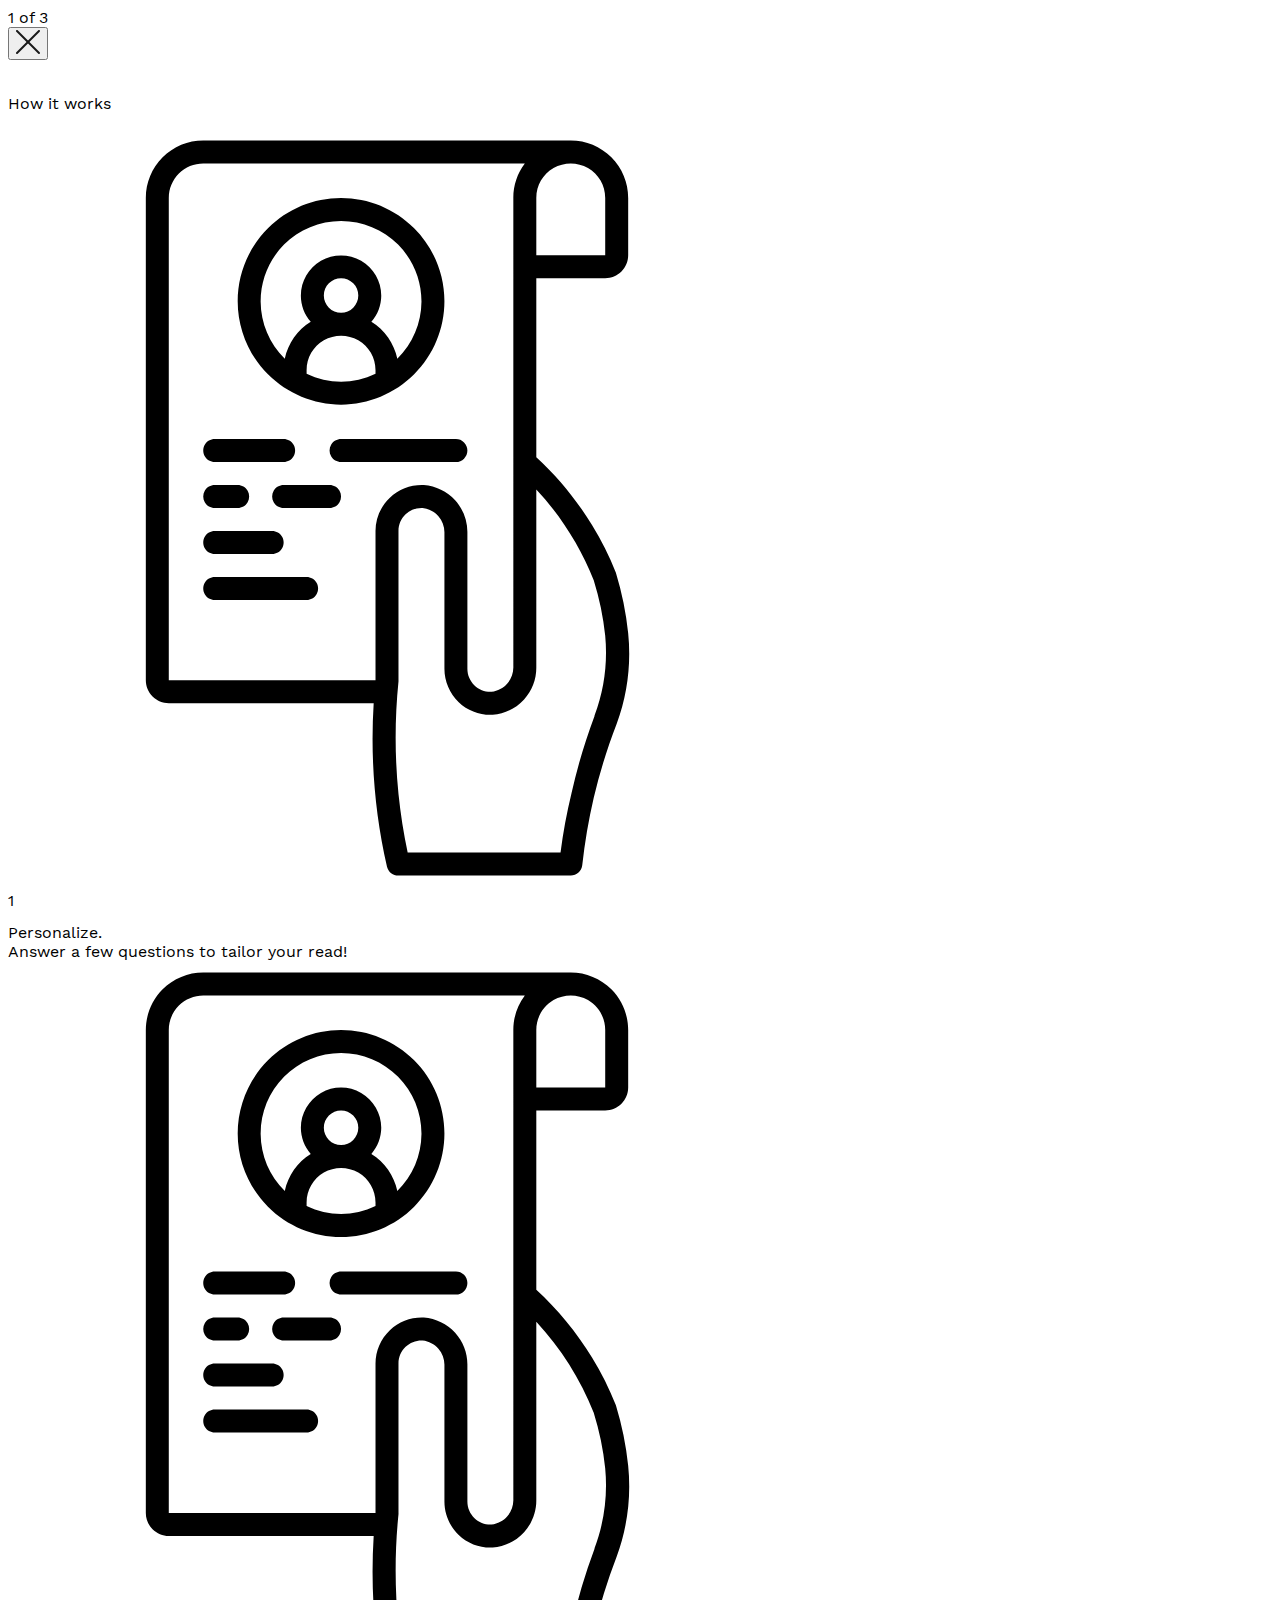
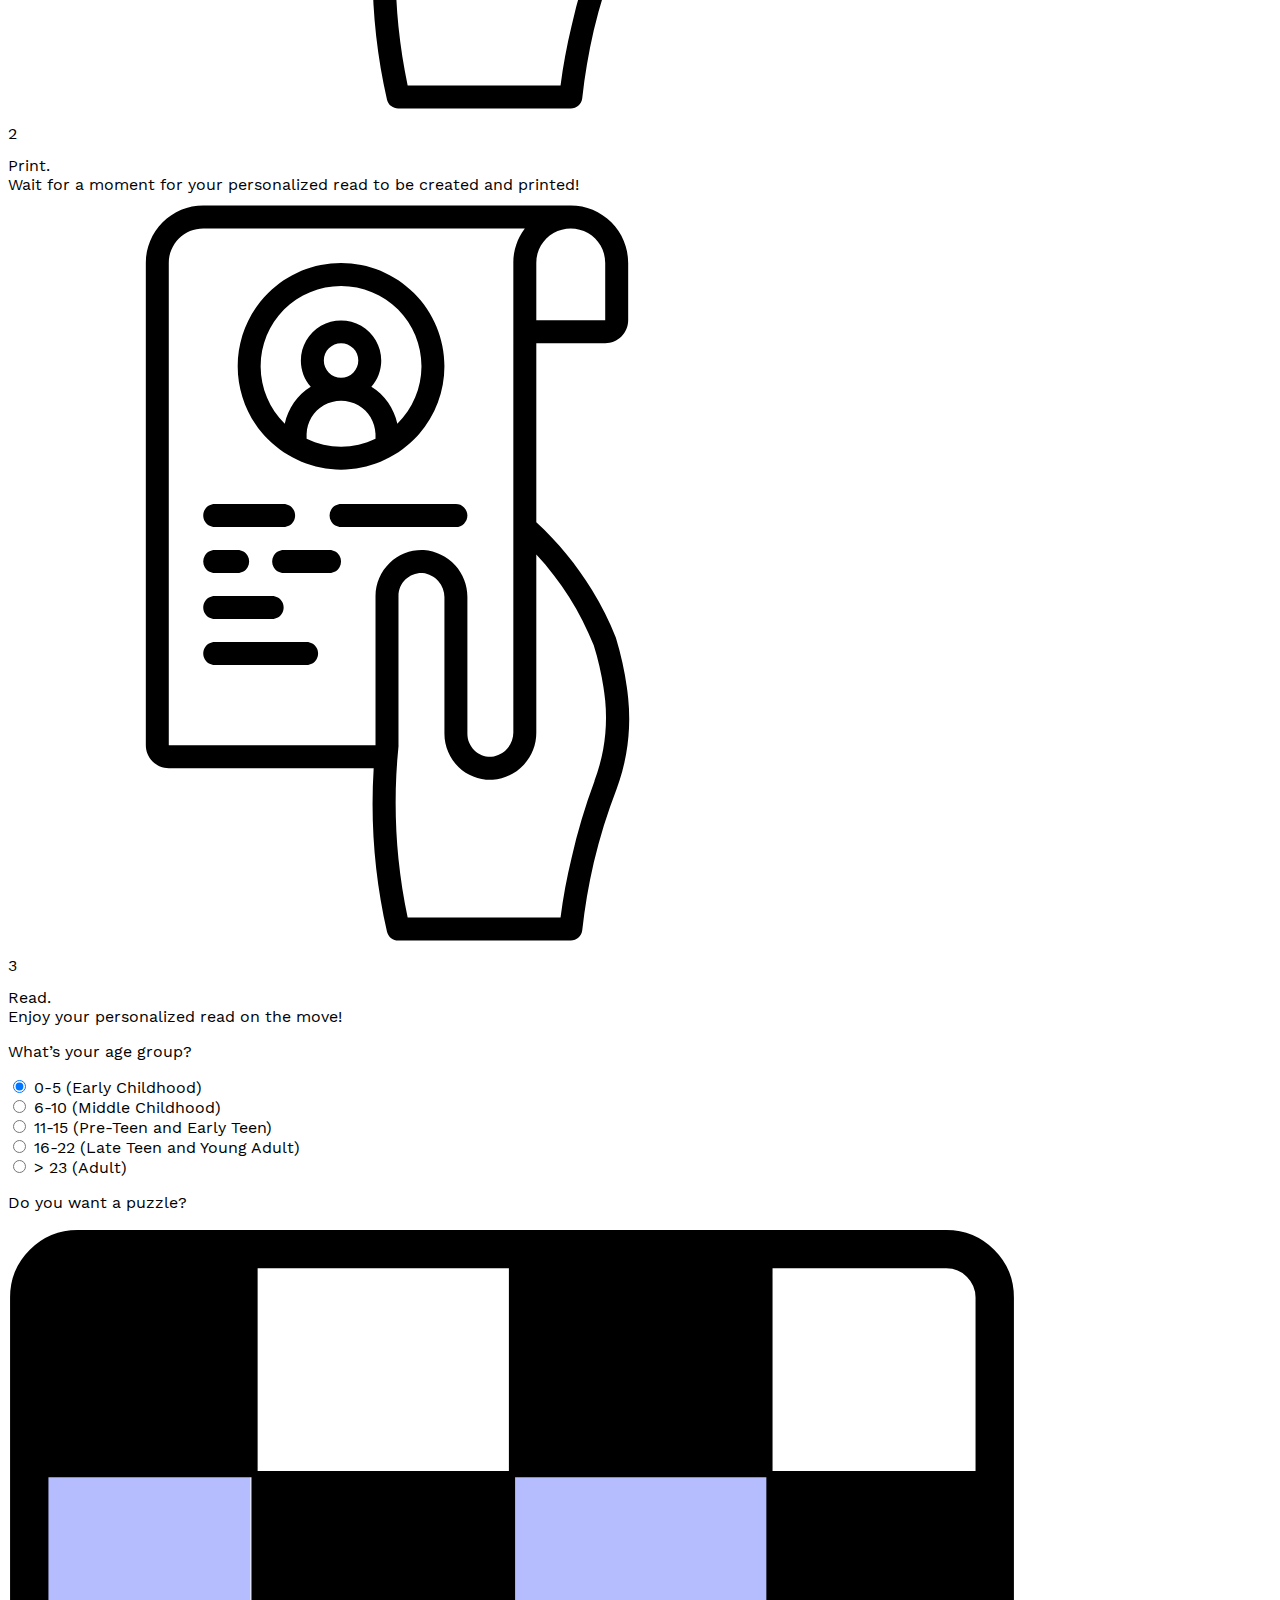
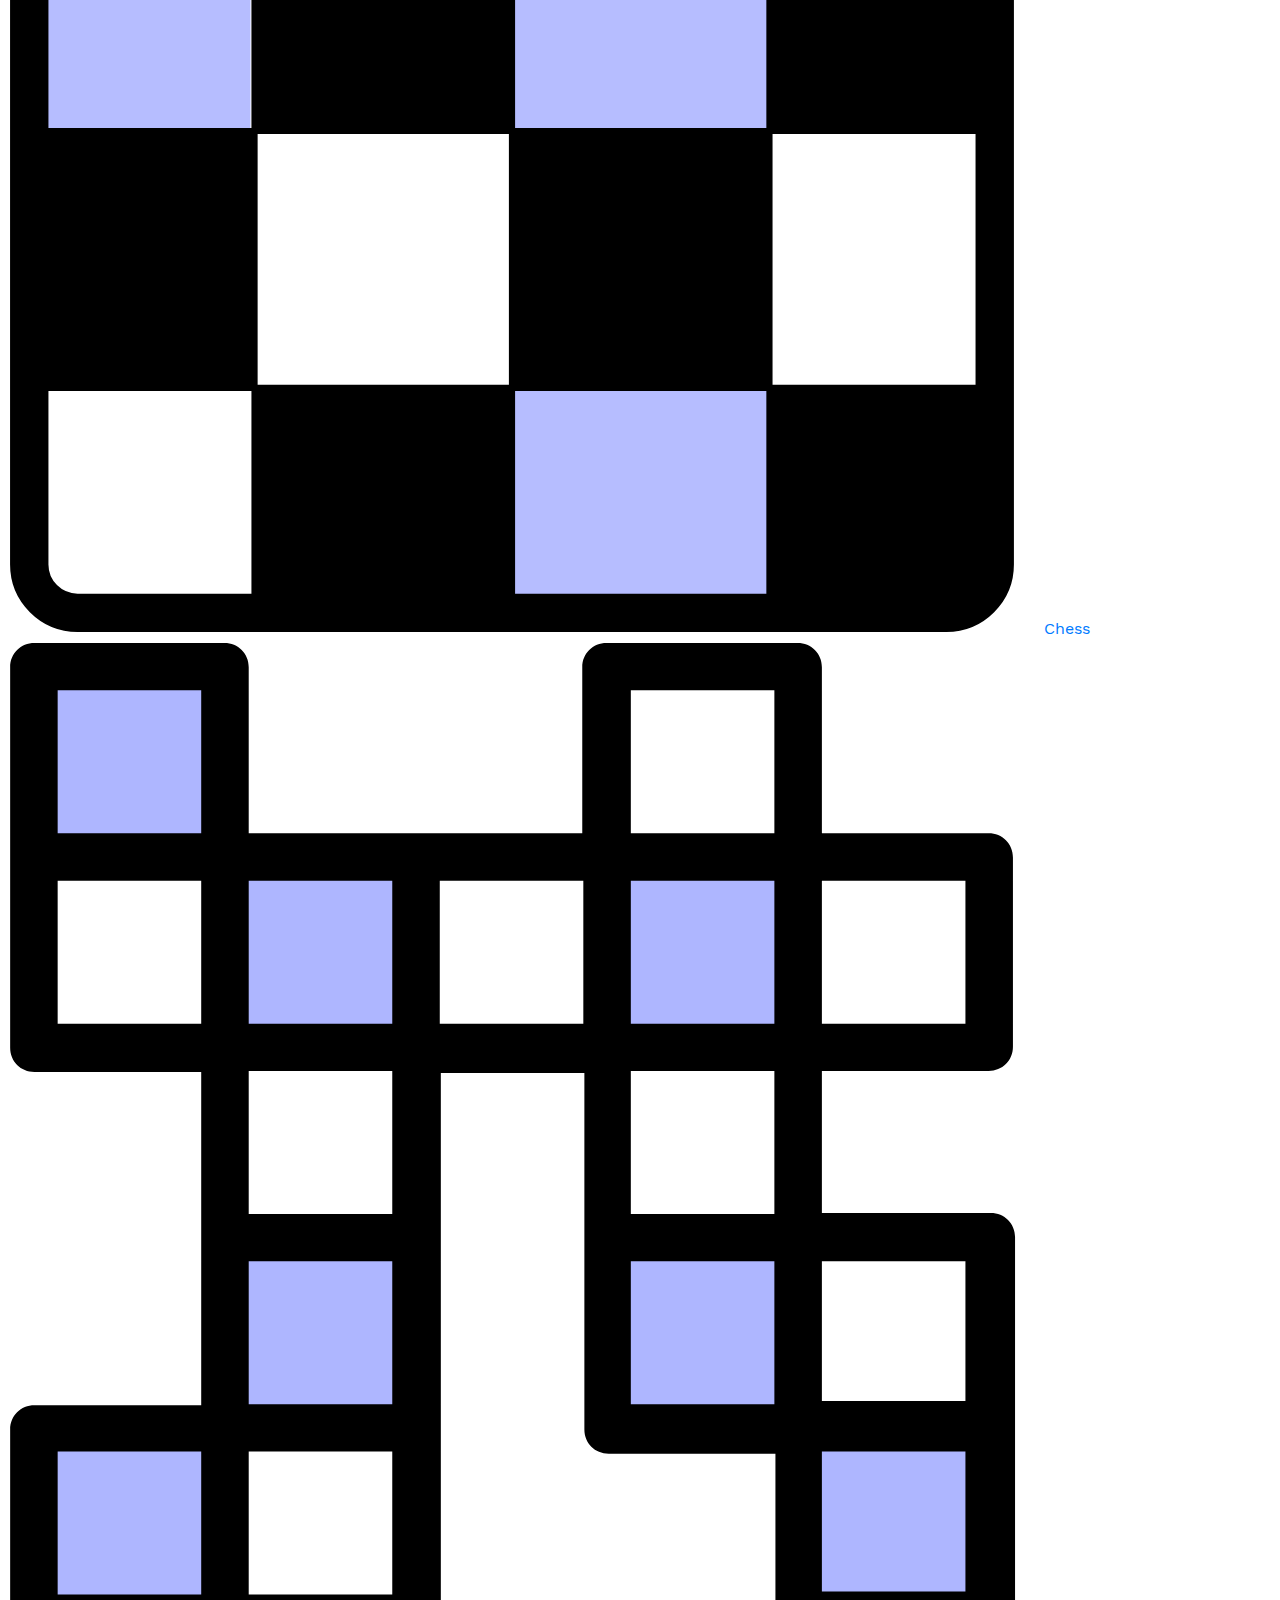
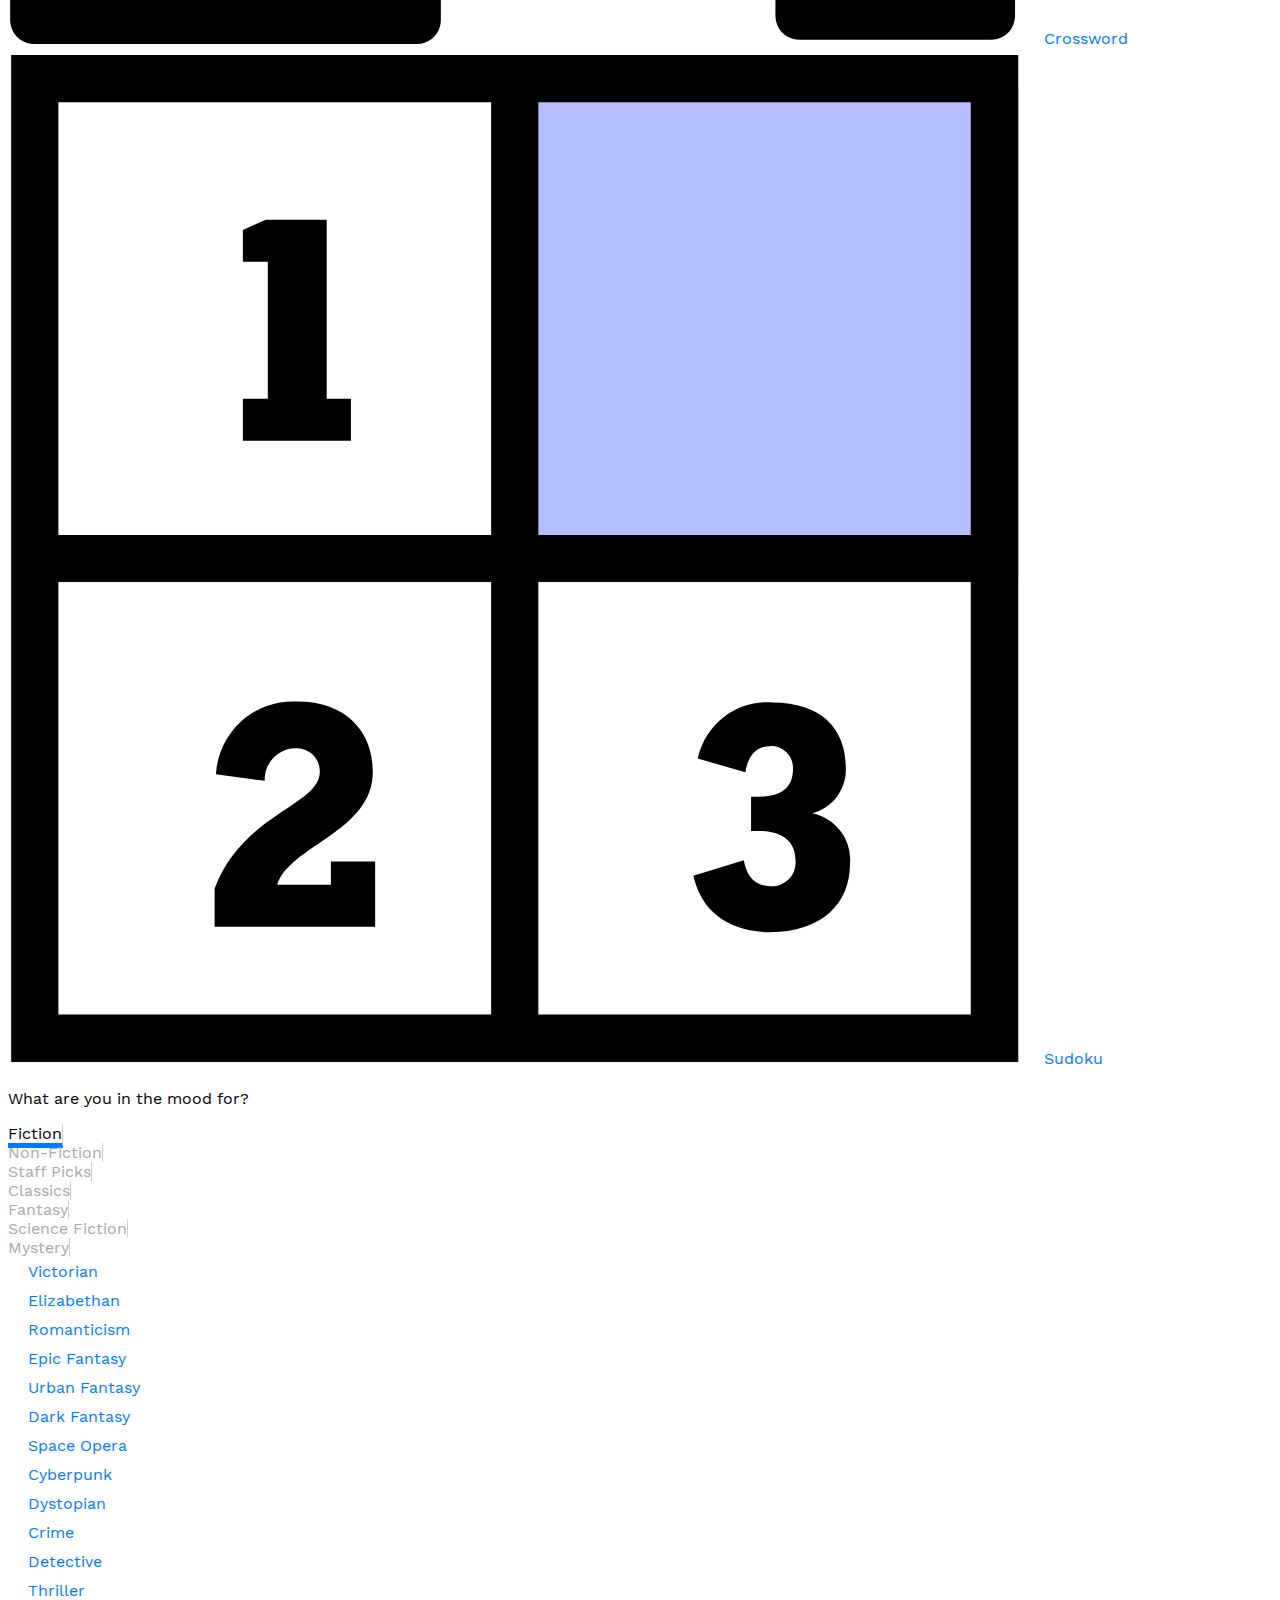
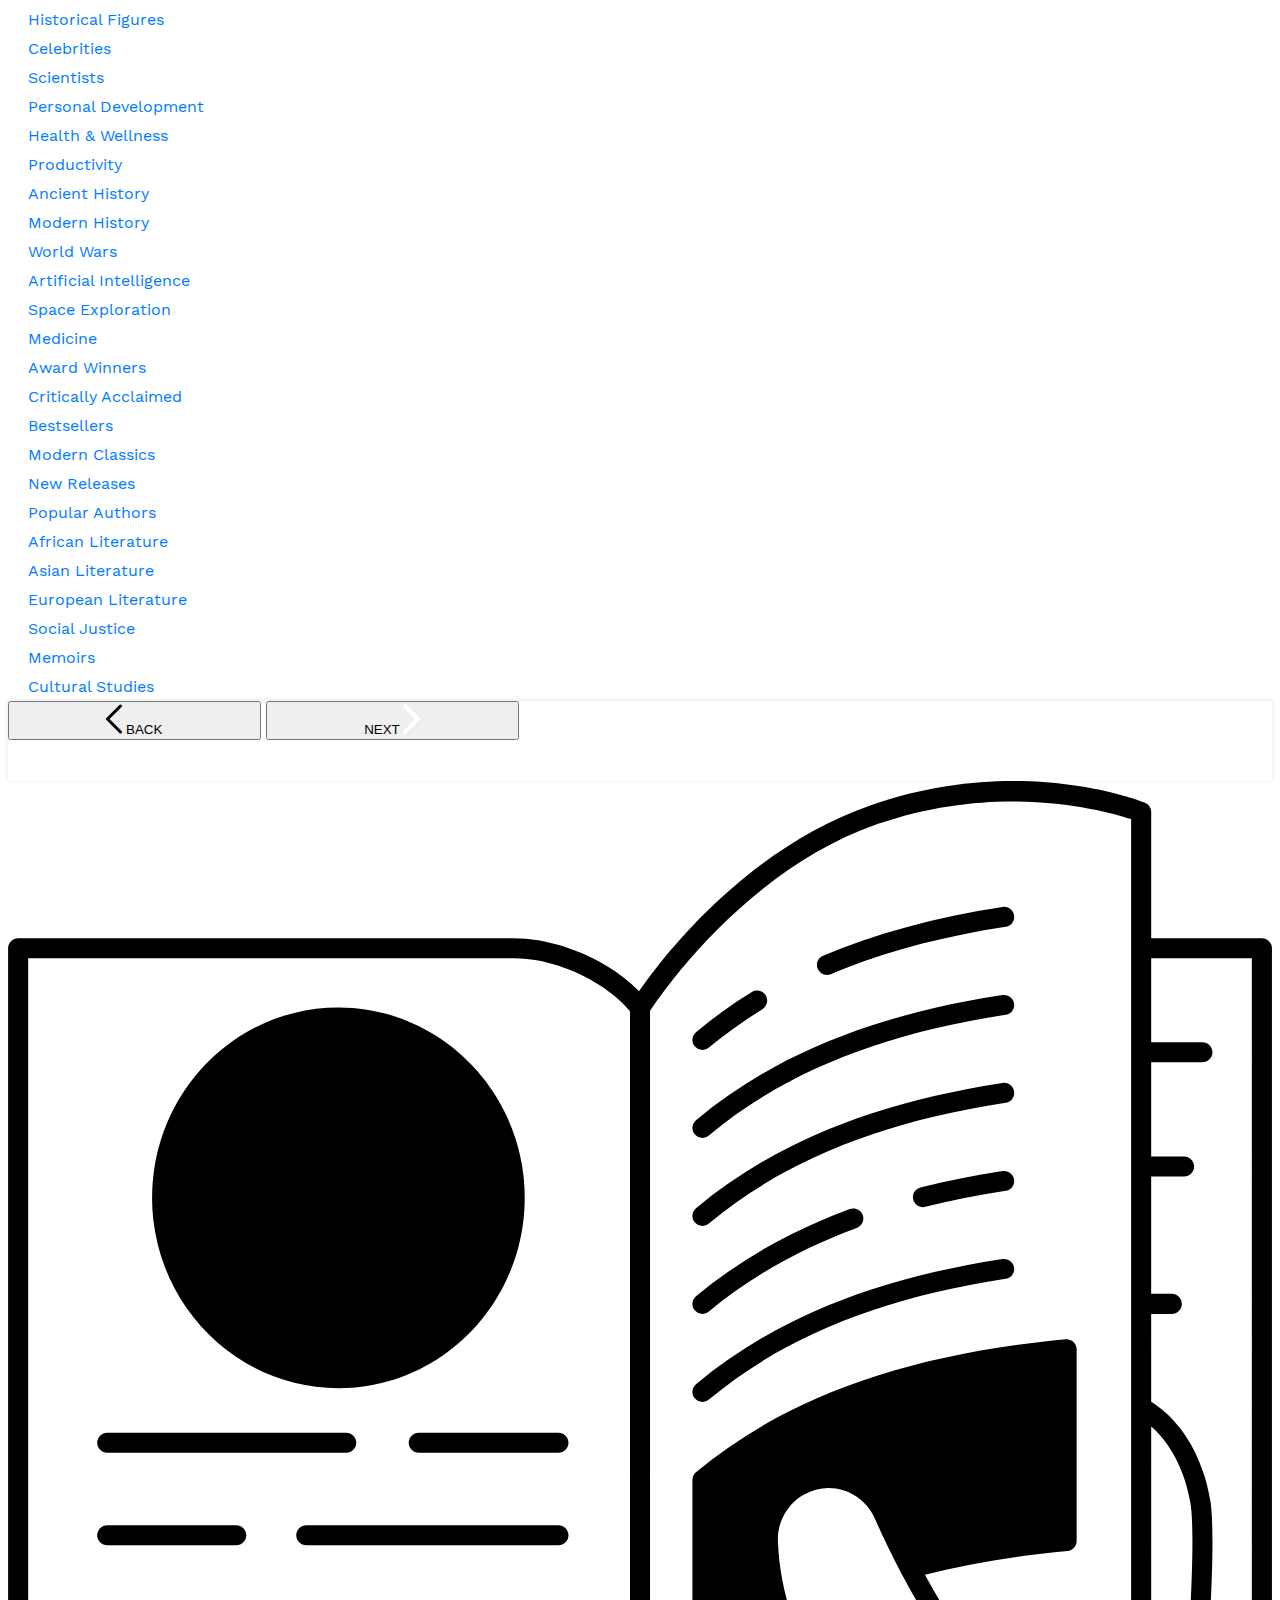
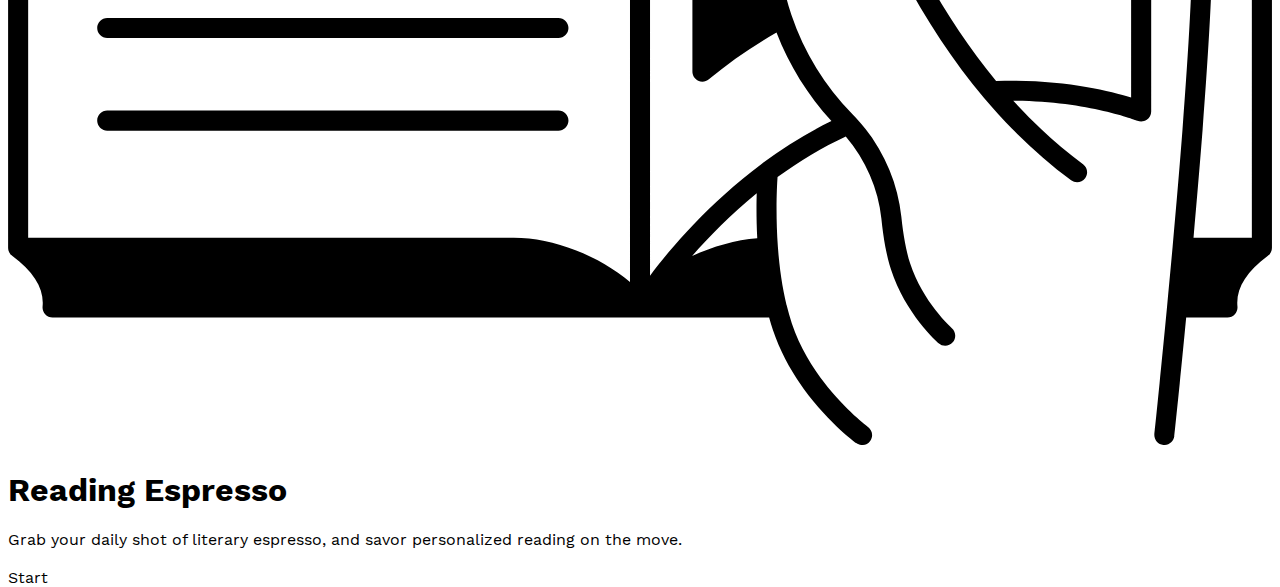
<file: index.html>
<!DOCTYPE html>
<html lang="en">
  <head>
    <meta charset="UTF-8" />
    <meta name="viewport" content="width=device-width, initial-scale=1.0" />
    <title>Reading Espresso</title>
    <!-- Bootstrap CSS -->
    <link
      href="https://cdn.jsdelivr.net/npm/bootstrap@5.3.2/dist/css/bootstrap.min.css"
      rel="stylesheet"
      integrity="sha384-T3c6CoIi6uLrA9TneNEoa7RxnatzjcDSCmG1MXxSR1GAsXEV/Dwwykc2MPK8M2HN"
      crossorigin="anonymous"
    />

    <link rel="stylesheet" href="style.css" />
  </head>
  <body class="font-primary">
    <!-- <input type="text" id="barcodeInput" class="barcode-input" /> -->
    <!-- Custom Page -->
    <div id="customScreen" class="d-flex flex-column d-none">
      <!-- Progress Bar -->
      <div
        class="d-flex justify-content-center align-items-center border-bottom px-lg-4 position-relative"
        style="height: 70px"
      >
        <div
          id="progressBar"
          class="border-bottom border-4 border-primary h-100 d-flex align-items-center position-absolute start-0"
          style="width: 10%"
        ></div>

        <div id="pagination" class="align-self-center display-7 fw-semibold">
          1 of 3
        </div>

        <!-- <div class="px-4">
      <img src="img/icon_exit.svg" alt="" />
    </div> -->
        <button id="exitBttn" class="btn position-absolute end-0">
          <img src="img/icon_exit.svg" alt="" />
        </button>
      </div>

      <!-- Content -->
      <div class="container">
        <!-- Onboarding-->
        <div
          id="page1"
          class="d-none d-flex flex-column align-items-center px-4 px-lg-5 m-1 m-lg-5"
        >
          <p class="display-4 fw-bold my-5 py-3">How it works</p>

          <div class="row">
            <div class="col-md-4 mb-5">
              <div class="d-flex flex-column align-items-center">
                <img
                  class="mb-2 mb-md-4"
                  src="img/step_read.svg"
                  style="width: 60%"
                  alt=""
                />

                <div class="row">
                  <div class="col-2">
                    <div
                      class="d-flex justify-content-center align-items-center rounded-circle bg-primary text-white fw-bold"
                      style="height: 2rem; aspect-ratio: 1 / 1"
                    >
                      1
                    </div>
                  </div>
                  <div class="col-10">
                    <div class="lead fw-bold">Personalize.</div>
                    <div class="lead">
                      Answer a few questions to tailor your read!
                    </div>
                  </div>
                </div>
              </div>
            </div>

            <div class="col-md-4 mb-5">
              <div class="d-flex flex-column align-items-center">
                <img
                  class="mb-2 mb-md-4"
                  src="img/step_read.svg"
                  style="width: 60%"
                  alt=""
                />

                <div class="row">
                  <div class="col-2">
                    <div
                      class="d-flex justify-content-center align-items-center rounded-circle bg-primary text-white fw-bold"
                      style="height: 2rem; aspect-ratio: 1 / 1"
                    >
                      2
                    </div>
                  </div>
                  <div class="col-10">
                    <div class="lead fw-bold">Print.</div>
                    <div class="lead">
                      Wait for a moment for your personalized read to be created
                      and printed!
                    </div>
                  </div>
                </div>
              </div>
            </div>

            <div class="col-md-4 mb-5">
              <div class="d-flex flex-column align-items-center">
                <img
                  class="mb-2 mb-md-4"
                  src="img/step_read.svg"
                  style="width: 60%"
                  alt=""
                />

                <div class="row">
                  <div class="col-2">
                    <div
                      class="d-flex justify-content-center align-items-center rounded-circle bg-primary text-white fw-bold"
                      style="height: 2rem; aspect-ratio: 1 / 1"
                    >
                      3
                    </div>
                  </div>
                  <div class="col-10">
                    <div class="lead fw-bold">Read.</div>
                    <div class="lead">
                      Enjoy your personalized read on the move!
                    </div>
                  </div>
                </div>
              </div>
            </div>
          </div>
        </div>

        <!-- Age Group-->

        <div
          id="page2"
          class="d-none d-flex flex-column align-items-center px-4 px-lg-5 m-lg-5"
        >
          <p class="display-4 fw-bold my-5 py-3">What’s your age group?</p>

          <div class="d-flex flex-column mb-5">
            <div
              class="btn-group d-flex flex-column"
              role="group"
              aria-label="Basic radio toggle button group"
            >
              <div class="mb-2">
                <input
                  type="radio"
                  class="btn-check"
                  name="btnradio"
                  id="btnradio1"
                  autocomplete="off"
                  checked
                />
                <label
                  class="btn btn-outline-primary rounded-pill text-start px-4"
                  style="width: 100%"
                  for="btnradio1"
                  >0-5 (Early Childhood)</label
                >
              </div>

              <div class="mb-2">
                <input
                  type="radio"
                  class="btn-check"
                  name="btnradio"
                  id="btnradio2"
                  autocomplete="off"
                />
                <label
                  class="btn btn-outline-primary rounded-pill text-start px-4"
                  style="width: 100%"
                  for="btnradio2"
                >
                  6-10 (Middle Childhood)</label
                >
              </div>

              <div class="mb-2">
                <input
                  type="radio"
                  class="btn-check"
                  name="btnradio"
                  id="btnradio3"
                  autocomplete="off"
                />
                <label
                  class="btn btn-outline-primary rounded-pill text-start px-4"
                  style="width: 100%"
                  for="btnradio3"
                  >11-15 (Pre-Teen and Early Teen)</label
                >
              </div>

              <div class="mb-2">
                <input
                  type="radio"
                  class="btn-check"
                  name="btnradio"
                  id="btnradio4"
                  autocomplete="off"
                />
                <label
                  class="btn btn-outline-primary rounded-pill text-start px-4"
                  style="width: 100%"
                  for="btnradio4"
                  >16-22 (Late Teen and Young Adult)</label
                >
              </div>

              <div class="mb-2">
                <input
                  type="radio"
                  class="btn-check"
                  name="btnradio"
                  id="btnradio5"
                  autocomplete="off"
                />
                <label
                  class="btn btn-outline-primary rounded-pill text-start px-4"
                  style="width: 100%"
                  for="btnradio5"
                  >> 23 (Adult)</label
                >
              </div>
            </div>
          </div>
        </div>

        <!-- Puzzle -->
        <div
          id="page4"
          class="d-none d-flex flex-column align-items-center px-4 px-lg-5 m-lg-5"
        >
          <p class="display-4 fw-bold my-5 py-3">Do you want a puzzle?</p>

          <form id="checkbox-puzzle">
            <div class="d-flex flex-wrap justify-content-center">
              <div class="d-flex flex-column align-items-center m-5">
                <img
                  class="mb-4"
                  style="width: 80%"
                  src="img/icon_puzzle_chess.svg"
                  alt=""
                />
                <input
                  class="checkbox-input"
                  type="checkbox"
                  value="Chess"
                  id="option1"
                />
                <label
                  class="checkbox-label border border-primary"
                  for="option1"
                >
                  Chess
                </label>
              </div>
              <div class="d-flex flex-column align-items-center m-5">
                <img
                  class="mb-4"
                  style="width: 80%"
                  src="img/icon_puzzle_crossword.svg"
                  alt=""
                />
                <input
                  class="checkbox-input"
                  type="checkbox"
                  value="Crossword"
                  id="option2"
                />
                <label
                  class="checkbox-label border border-primary"
                  for="option2"
                >
                  Crossword
                </label>
              </div>
              <div class="d-flex flex-column align-items-center m-5">
                <img
                  class="mb-4"
                  style="width: 80%"
                  src="img/icon_puzzle_sudoku.svg"
                  alt=""
                />
                <input
                  class="checkbox-input"
                  type="checkbox"
                  value="Sudoku"
                  id="option3"
                />
                <label
                  class="checkbox-label border border-primary"
                  for="option3"
                >
                  Sudoku
                </label>
              </div>
              <!-- Add more checkboxes as needed -->
            </div>
          </form>
        </div>

        <!-- Themes & Genre -->
        <div
          id="page3"
          class="d-none d-flex flex-column align-items-center px-4 px-lg-5 m-lg-5"
        >
          <p class="display-4 fw-bold my-5 py-3">
            What are you in the mood for?
          </p>

          <!-- Categories Groups -->
          <div
            id="categoriesContainer"
            class="tab-group d-flex flex-wrap align-items-end h4"
            role="group"
            aria-label="Radio toggle tab group"
          >
            <!-- <div>
              <input
                type="radio"
                class="tab-check"
                name="tab-genre"
                id="tab-genre1"
                autocomplete="off"
                checked
              />
              <label
                class="tab tab-horizontal text-end px-4 py-2"
                style="width: 100%"
                for="tab-genre1"
                >Fiction</label
              >
            </div>

            <div>
              <input
                type="radio"
                class="tab-check"
                name="tab-genre"
                id="tab-genre2"
                autocomplete="off"
              />
              <label
                class="tab tab-horizontal text-end px-4 py-2"
                style="width: 100%"
                for="tab-genre2"
                >Non-fiction</label
              >
            </div>

            <div>
              <input
                type="radio"
                class="tab-check"
                name="tab-genre"
                id="tab-genre3"
                autocomplete="off"
              />
              <label
                class="tab tab-horizontal text-end px-4 py-2"
                style="width: 100%"
                for="tab-genre3"
                >Staff Picks</label
              >
            </div> -->
          </div>

          <!-- Subcategories -->
          <div
            id="subcategoriesContainer"
            class="tab-group d-flex flex-wrap align-items-end h6 mb-4"
            role="group"
            aria-label="radio toggle tab group"
          >
            <div>
              <input
                type="radio"
                class="tab-check"
                name="tab-genre1"
                id="tab-genre1-1"
                autocomplete="off"
                checked
              />
              <label
                class="tab text-end px-4 py-2"
                style="width: 100%"
                for="tab-genre1-1"
                >Classics</label
              >
            </div>

            <div>
              <input
                type="radio"
                class="tab-check"
                name="tab-genre1"
                id="tab-genre1-2"
                autocomplete="off"
              />
              <label
                class="tab text-end px-4 py-2"
                style="width: 100%"
                for="tab-genre1-2"
              >
                Fantasy</label
              >
            </div>

            <div>
              <input
                type="radio"
                class="tab-check"
                name="tab-genre1"
                id="tab-genre1-3"
                autocomplete="off"
              />
              <label
                class="tab text-end px-4 py-2"
                style="width: 100%"
                for="tab-genre1-3"
                >Science Fiction</label
              >
            </div>

            <div>
              <input
                type="radio"
                class="tab-check"
                name="tab-genre1"
                id="tab-genre1-4"
                autocomplete="off"
              />
              <label
                class="tab text-end px-4 py-2"
                style="width: 100%"
                for="tab-genre1-4"
                >Mystery</label
              >
            </div>
          </div>

          <!-- Tags -->
          <form id="checkbox-tags">
            <div id="tagContainer" class="d-flex flex-wrap mx-1 mx-lg-5">
              <div class="m-2">
                <input
                  class="checkbox-input"
                  type="checkbox"
                  value="Chess"
                  id="tag1"
                />
                <label class="checkbox-label border border-primary" for="tag1">
                  Victorian
                </label>
              </div>

              <div class="m-2">
                <input
                  class="checkbox-input"
                  type="checkbox"
                  value="Chess"
                  id="tag2"
                />
                <label class="checkbox-label border border-primary" for="tag2">
                  Elizabethan
                </label>
              </div>

              <div class="m-2">
                <input
                  class="checkbox-input"
                  type="checkbox"
                  value="Chess"
                  id="tag3"
                />
                <label class="checkbox-label border border-primary" for="tag3">
                  Romanticism
                </label>
              </div>

              <!-- Add more checkboxes as needed -->
            </div>
          </form>
        </div>

        <!-- Empty Space -->
        <div class="my-5 py-5"></div>
      </div>

      <!-- Nav Bar -->
      <div
        class="d-flex justify-content-center up-shadow fixed-bottom bg-white"
        style="height: 80px"
      >
        <button
          id="backBttn"
          class="btn btn-outline-dark m-3 fw-semibold fs-5 rounded-0 d-flex justify-content-center align-items-center"
          style="width: 20%"
        >
          <img
            class="me-1 me-lg-4"
            src="img/arrow_left.svg"
            style="height: 50%"
          />
          BACK
        </button>
        <button
          id="nextBttn"
          class="btn btn-primary m-3 fw-semibold fs-5 rounded-0 d-flex justify-content-center align-items-center"
          style="width: 20%"
        >
          NEXT
          <img
            class="ms-1 ms-lg-4"
            src="img/arrow_right.svg"
            style="height: 50%"
          />
        </button>
      </div>
    </div>

    <!-- Attract Screen -->
    <div id="page0" class="container">
      <div
        class="d-flex flex-column justify-content-center px-2 px-lg-5"
        style="height: 100vh"
      >
        <div class="row g-5 align-items-center">
          <div class="col-md-6 pe-lg-5">
            <img src="img/img_read.svg" style="width: 100%" alt="" />
          </div>

          <div class="col-md-6 ps-lg-5">
            <h1 class="display-1 fw-bold mb-3">Reading Espresso</h1>
            <p class="lead fw-normal mb-4 pb-lg-4">
              Grab your daily shot of literary espresso, and savor personalized
              reading on the move.
            </p>

            <a
              class="btn btn-primary btn-lg rounded-pill d-inline-block py-2 px-4"
              role="button"
              id="startBttn"
            >
              Start
              <img
                src="img/arrow_right.svg"
                style="height: 15px; padding-bottom: 3px"
              />
            </a>
          </div>
        </div>
      </div>
    </div>

    <!--jQuery and Bootstrap Bundle (includes Popper) -->
    <script src="https://code.jquery.com/jquery-3.3.1.slim.min.js"></script>
    <script
      src="https://cdn.jsdelivr.net/npm/@popperjs/core@2.11.8/dist/umd/popper.min.js"
      integrity="sha384-I7E8VVD/ismYTF4hNIPjVp/Zjvgyol6VFvRkX/vR+Vc4jQkC+hVqc2pM8ODewa9r"
      crossorigin="anonymous"
    ></script>
    <script
      src="https://cdn.jsdelivr.net/npm/bootstrap@5.3.2/dist/js/bootstrap.min.js"
      integrity="sha384-BBtl+eGJRgqQAUMxJ7pMwbEyER4l1g+O15P+16Ep7Q9Q+zqX6gSbd85u4mG4QzX+"
      crossorigin="anonymous"
    ></script>
    <script src="js/customize.js"></script>
  </body>
</html>
</file>
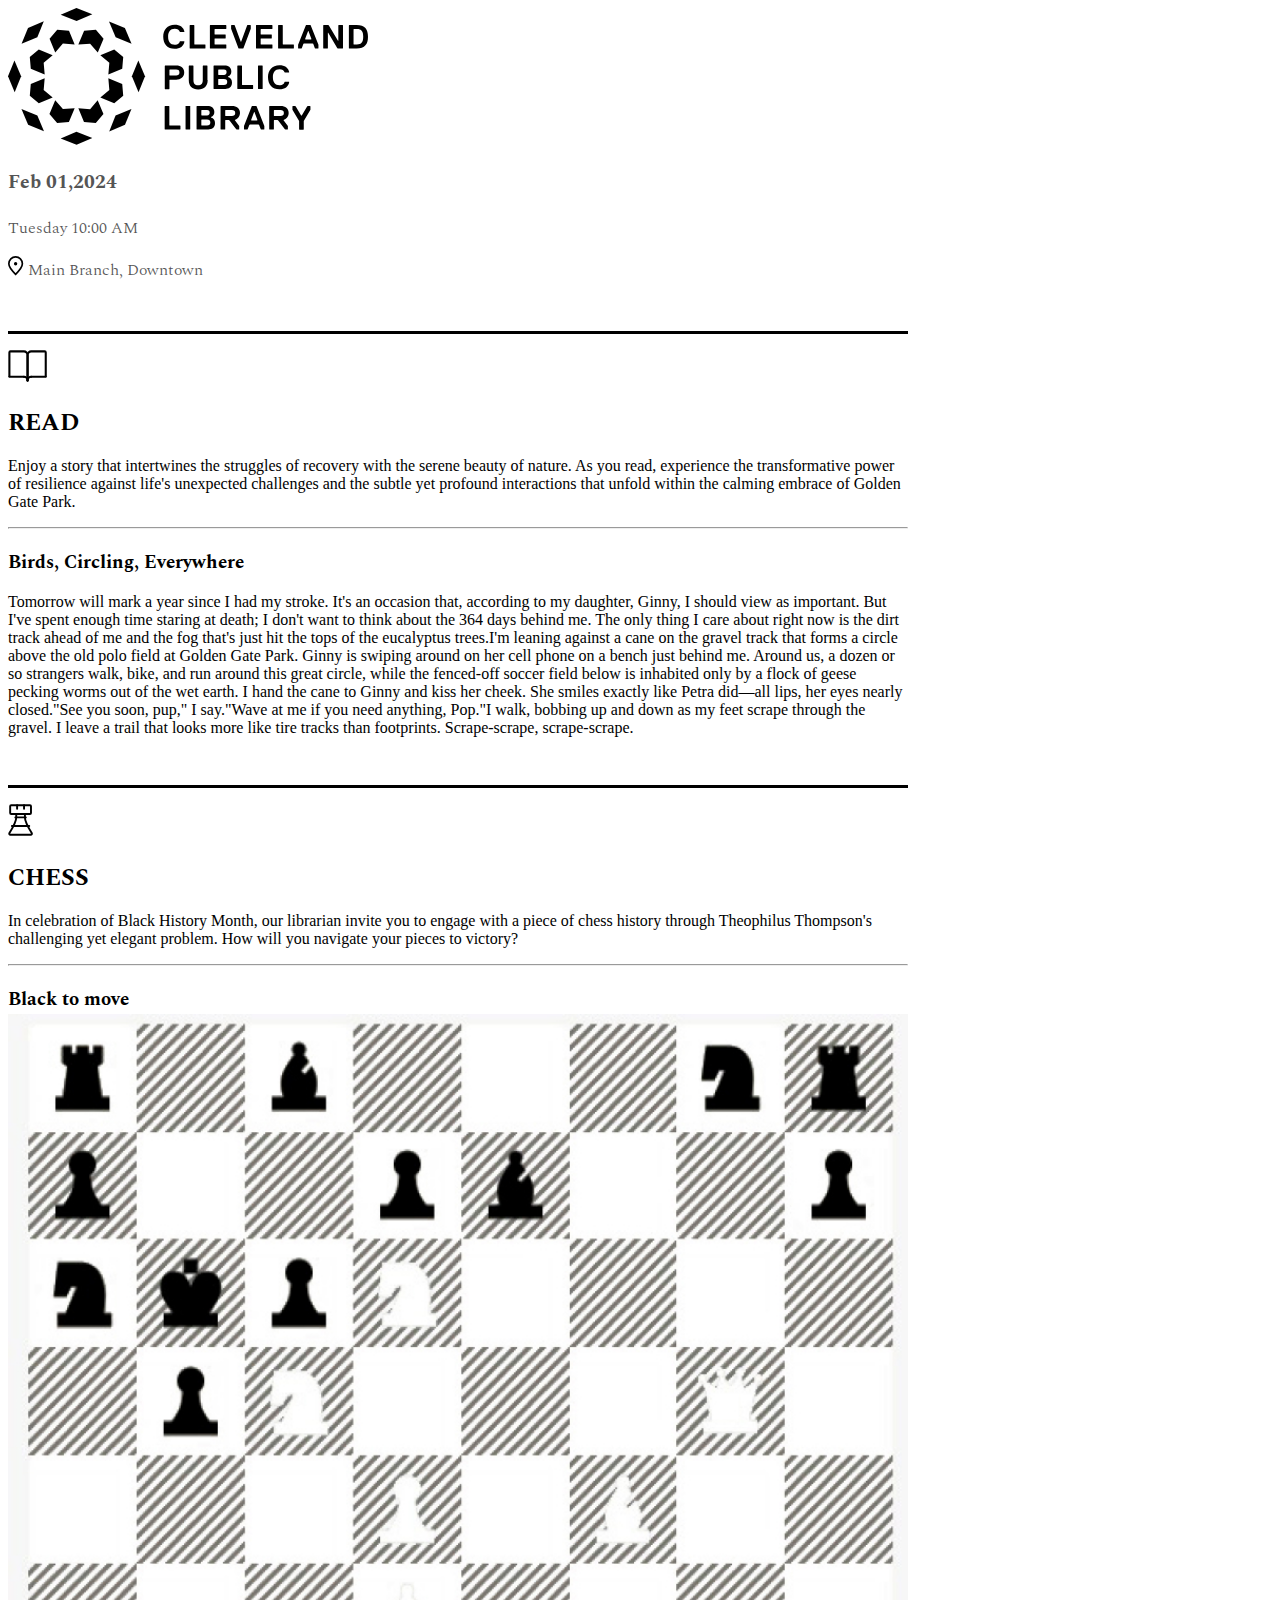
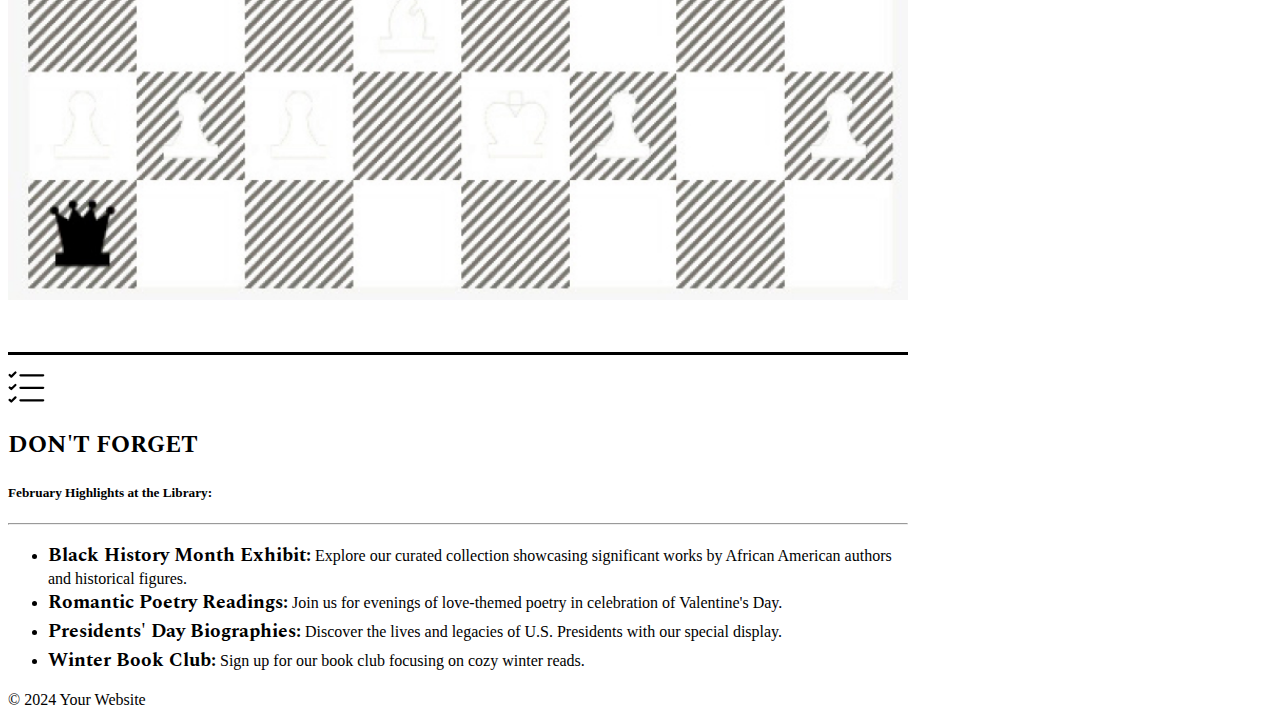
<file: receipt.html>
<!DOCTYPE html>
<html lang="en">
  <head>
    <meta charset="UTF-8" />
    <meta name="viewport" content="width=device-width, initial-scale=1.0" />
    <title>Your Website Title</title>
    <link
      href="https://cdn.jsdelivr.net/npm/bootstrap@5.3.2/dist/css/bootstrap.min.css"
      rel="stylesheet"
      integrity="sha384-T3c6CoIi6uLrA9TneNEoa7RxnatzjcDSCmG1MXxSR1GAsXEV/Dwwykc2MPK8M2HN"
      crossorigin="anonymous"
    />
    <link rel="stylesheet" href="style.css" />
  </head>
  <body>
    <div class="container" style="max-width: 900px">
      <!-- Foreword Section -->
      <section class="mt-4">
        <div class="d-flex flex-wrap justify-content-between">
          <img class="logo" src="img/logo_cpl.svg" alt="CPL Logo" />

          <div class="d-flex flex-column align-items-end">
            <!-- Added container for alignment -->
            <p
              style="
                font-family: 'Spectral';
                font-weight: 700;
                font-size: larger;
                color: #555;
              "
            >
              Feb 01,2024
            </p>
            <p
              style="
                font-family: 'Spectral';
                font-weight: 300;
                font-size: normal;
                color: #555;
              "
            >
              Tuesday 10:00 AM
            </p>
            <p
              style="
                font-family: 'Spectral';
                font-weight: 300;
                font-size: normal;
                color: #555;
              "
            >
              <img
                class="icon"
                src="img/icon_location.svg"
                alt="Location Icon"
                style="height: 1.2em"
              />
              Main Branch, Downtown
            </p>
          </div>
        </div>
      </section>

      <!-- Read Section -->
      <section>
        <!-- Divider -->
        <div class="divider-thick"></div>

        <div class="row">
          <div class="col-12">
            <div class="d-flex align-items-center">
              <!-- SVG Icon -->
              <div class="me-3">
                <img
                  class="icon"
                  src="img/icon_open book.svg"
                  alt="Read Icon"
                />
              </div>
              <!-- Heading-->
              <div>
                <h2 class="section-title">READ</h2>
              </div>
            </div>

            <div>
              <p>
                Enjoy a story that intertwines the struggles of recovery with
                the serene beauty of nature. As you read, experience the
                transformative power of resilience against life's unexpected
                challenges and the subtle yet profound interactions that unfold
                within the calming embrace of Golden Gate Park.
              </p>
            </div>

            <!-- Divider -->
            <hr />

            <div>
              <h3 class="section-title">Birds, Circling, Everywhere</h3>
            </div>

            <div>
              <p>
                Tomorrow will mark a year since I had my stroke. It's an
                occasion that, according to my daughter, Ginny, I should view as
                important. But I've spent enough time staring at death; I don't
                want to think about the 364 days behind me. The only thing I
                care about right now is the dirt track ahead of me and the fog
                that's just hit the tops of the eucalyptus trees.I'm leaning
                against a cane on the gravel track that forms a circle above the
                old polo field at Golden Gate Park. Ginny is swiping around on
                her cell phone on a bench just behind me. Around us, a dozen or
                so strangers walk, bike, and run around this great circle, while
                the fenced-off soccer field below is inhabited only by a flock
                of geese pecking worms out of the wet earth. I hand the cane to
                Ginny and kiss her cheek. She smiles exactly like Petra did—all
                lips, her eyes nearly closed."See you soon, pup," I say."Wave at
                me if you need anything, Pop."I walk, bobbing up and down as my
                feet scrape through the gravel. I leave a trail that looks more
                like tire tracks than footprints. Scrape-scrape, scrape-scrape.
                <!-- The rest of your paragraph -->
              </p>
            </div>
          </div>
        </div>
      </section>

      <!-- Chess Section -->
      <section>
        <!-- Divider -->
        <div class="divider-thick"></div>

        <div class="row">
          <div class="col-12">
            <div class="d-flex align-items-center">
              <!-- SVG Icon -->
              <div class="me-3">
                <img class="icon" src="img/icon_chess.svg" alt="Read Icon" />
              </div>
              <!-- Heading-->
              <div>
                <h2 class="section-title">CHESS</h2>
              </div>
            </div>

            <div>
              <p>
                In celebration of Black History Month, our librarian invite you
                to engage with a piece of chess history through Theophilus
                Thompson's challenging yet elegant problem. How will you
                navigate your pieces to victory?
              </p>
            </div>

            <!-- Divider -->
            <hr />

            <div>
              <h3 class="section-title">Black to move</h3>
            </div>

            <div>
              <img src="img/chess.jpg" alt="Chess Problem" width="100%" />
            </div>
          </div>
        </div>
      </section>

      <!-- TODO Section -->
      <section>
        <!-- Divider -->
        <div class="divider-thick"></div>

        <div class="row">
          <div class="col-12">
            <div class="d-flex align-items-center">
              <!-- SVG Icon -->
              <div class="me-3">
                <img class="icon" src="img/icon_todo.svg" alt="Read Icon" />
              </div>
              <!-- Heading-->
              <div>
                <h2 class="section-title">DON'T FORGET</h2>
              </div>
            </div>

            <div>
              <p></p>
            </div>

            <div>
              <h5>February Highlights at the Library:</h5>
            </div>

            <div>
              <hr />
              <ul>
                <li class="mb-2">
                  <strong style="font-family: 'Spectral'; font-size: larger"
                    >Black History Month Exhibit:</strong
                  >
                  Explore our curated collection showcasing significant works by
                  African American authors and historical figures.
                </li>
                <li class="mb-2">
                  <strong style="font-family: 'Spectral'; font-size: larger"
                    >Romantic Poetry Readings:</strong
                  >
                  Join us for evenings of love-themed poetry in celebration of
                  Valentine's Day.
                </li>
                <li class="mb-2">
                  <strong style="font-family: 'Spectral'; font-size: larger"
                    >Presidents' Day Biographies:</strong
                  >
                  Discover the lives and legacies of U.S. Presidents with our
                  special display.
                </li>
                <li>
                  <strong style="font-family: 'Spectral'; font-size: larger"
                    >Winter Book Club:</strong
                  >
                  Sign up for our book club focusing on cozy winter reads.
                </li>
              </ul>
            </div>
          </div>
        </div>
      </section>

      <!-- Footer -->
      <footer>
        <p>&copy; 2024 Your Website</p>
      </footer>
    </div>

    <script src="https://code.jquery.com/jquery-3.3.1.slim.min.js"></script>
    <script
      src="https://cdn.jsdelivr.net/npm/@popperjs/core@2.11.8/dist/umd/popper.min.js"
      integrity="sha384-I7E8VVD/ismYTF4hNIPjVp/Zjvgyol6VFvRkX/vR+Vc4jQkC+hVqc2pM8ODewa9r"
      crossorigin="anonymous"
    ></script>
    <script
      src="https://cdn.jsdelivr.net/npm/bootstrap@5.3.2/dist/js/bootstrap.min.js"
      integrity="sha384-BBtl+eGJRgqQAUMxJ7pMwbEyER4l1g+O15P+16Ep7Q9Q+zqX6gSbd85u4mG4QzX+"
      crossorigin="anonymous"
    ></script>
  </body>
</html>
</file>
<file: style.css>
@media print {
  @page {
    size: portrait;
  }
}

/* Font */
@font-face {
  font-family: "Spectral";
  src: url("fonts/Spectral-Regular.ttf") format("truetype");
  font-weight: 400; /* Normal weight */
  font-style: normal;
}

@font-face {
  font-family: "Spectral";
  src: url("fonts/Spectral-Italic.ttf") format("truetype");
  font-weight: 400;
  font-style: italic;
}

@font-face {
  font-family: "Spectral";
  src: url("fonts/Spectral-Bold.ttf") format("truetype");
  font-weight: 700; /* Bold weight */
  font-style: normal;
}

@font-face {
  font-family: "Spectral";
  src: url("fonts/Spectral-BoldItalic.ttf") format("truetype");
  font-weight: 700;
  font-style: italic;
}

@font-face {
  font-family: "Spectral";
  src: url("fonts/Spectral-ExtraBold.ttf") format("truetype");
  font-weight: 800; /* Extra Bold weight */
  font-style: normal;
}

@font-face {
  font-family: "Spectral";
  src: url("fonts/Spectral-ExtraBoldItalic.ttf") format("truetype");
  font-weight: 800;
  font-style: italic;
}

@font-face {
  font-family: "Spectral";
  src: url("fonts/Spectral-ExtraLight.ttf") format("truetype");
  font-weight: 200; /* Extra Light weight */
  font-style: normal;
}

@font-face {
  font-family: "Spectral";
  src: url("fonts/Spectral-ExtraLightItalic.ttf") format("truetype");
  font-weight: 200;
  font-style: italic;
}

@font-face {
  font-family: "Spectral";
  src: url("fonts/Spectral-Light.ttf") format("truetype");
  font-weight: 300; /* Light weight */
  font-style: normal;
}

@font-face {
  font-family: "Spectral";
  src: url("fonts/Spectral-LightItalic.ttf") format("truetype");
  font-weight: 300;
  font-style: italic;
}

@font-face {
  font-family: "Spectral";
  src: url("fonts/Spectral-Medium.ttf") format("truetype");
  font-weight: 500; /* Medium weight */
  font-style: normal;
}

@font-face {
  font-family: "Spectral";
  src: url("fonts/Spectral-MediumItalic.ttf") format("truetype");
  font-weight: 500;
  font-style: italic;
}

@font-face {
  font-family: "Spectral";
  src: url("fonts/Spectral-SemiBold.ttf") format("truetype");
  font-weight: 600; /* Semi Bold weight */
  font-style: normal;
}

@font-face {
  font-family: "Spectral";
  src: url("fonts/Spectral-SemiBoldItalic.ttf") format("truetype");
  font-weight: 600;
  font-style: italic;
}

@font-face {
  font-family: "WorkSans";
  src: url("fonts/WorkSans-Black.ttf") format("truetype");
  font-weight: 900; /* Black weight */
  font-style: normal;
}

@font-face {
  font-family: "WorkSans";
  src: url("fonts/WorkSans-BlackItalic.ttf") format("truetype");
  font-weight: 900; /* Black weight */
  font-style: italic;
}

@font-face {
  font-family: "WorkSans";
  src: url("fonts/WorkSans-Bold.ttf") format("truetype");
  font-weight: 700; /* Bold weight */
  font-style: normal;
}

@font-face {
  font-family: "WorkSans";
  src: url("fonts/WorkSans-BoldItalic.ttf") format("truetype");
  font-weight: 700; /* Bold weight */
  font-style: italic;
}

@font-face {
  font-family: "WorkSans";
  src: url("fonts/WorkSans-ExtraBold.ttf") format("truetype");
  font-weight: 800; /* ExtraBold weight */
  font-style: normal;
}

@font-face {
  font-family: "WorkSans";
  src: url("fonts/WorkSans-ExtraBoldItalic.ttf") format("truetype");
  font-weight: 800; /* ExtraBold weight */
  font-style: italic;
}

@font-face {
  font-family: "WorkSans";
  src: url("fonts/WorkSans-ExtraLight.ttf") format("truetype");
  font-weight: 200; /* ExtraLight weight */
  font-style: normal;
}

@font-face {
  font-family: "WorkSans";
  src: url("fonts/WorkSans-ExtraLightItalic.ttf") format("truetype");
  font-weight: 200; /* ExtraLight weight */
  font-style: italic;
}

@font-face {
  font-family: "WorkSans";
  src: url("fonts/WorkSans-Italic.ttf") format("truetype");
  font-weight: 400; /* Normal weight */
  font-style: italic;
}

@font-face {
  font-family: "WorkSans";
  src: url("fonts/WorkSans-Light.ttf") format("truetype");
  font-weight: 300; /* Light weight */
  font-style: normal;
}

@font-face {
  font-family: "WorkSans";
  src: url("fonts/WorkSans-LightItalic.ttf") format("truetype");
  font-weight: 300; /* Light weight */
  font-style: italic;
}

@font-face {
  font-family: "WorkSans";
  src: url("fonts/WorkSans-Medium.ttf") format("truetype");
  font-weight: 500; /* Medium weight */
  font-style: normal;
}

@font-face {
  font-family: "WorkSans";
  src: url("fonts/WorkSans-MediumItalic.ttf") format("truetype");
  font-weight: 500; /* Medium weight */
  font-style: italic;
}

@font-face {
  font-family: "WorkSans";
  src: url("fonts/WorkSans-Regular.ttf") format("truetype");
  font-weight: 400; /* Regular weight */
  font-style: normal;
}

@font-face {
  font-family: "WorkSans";
  src: url("fonts/WorkSans-SemiBold.ttf") format("truetype");
  font-weight: 600; /* SemiBold weight */
  font-style: normal;
}

@font-face {
  font-family: "WorkSans";
  src: url("fonts/WorkSans-SemiBoldItalic.ttf") format("truetype");
  font-weight: 600; /* SemiBold weight */
  font-style: italic;
}

@font-face {
  font-family: "WorkSans";
  src: url("fonts/WorkSans-Thin.ttf") format("truetype");
  font-weight: 100; /* Thin weight */
  font-style: normal;
}

@font-face {
  font-family: "WorkSans";
  src: url("fonts/WorkSans-ThinItalic.ttf") format("truetype");
  font-weight: 100; /* Thin weight */
  font-style: italic;
}
.barcode-input {
  outline: none;
  border: 0px solid rgba(255, 255, 255, 0);
  width: 0px;
  height: 0px;
}
.barcode-input:focus {
  outline: none; /* Removes the default outline */
  border: 0px solid rgba(255, 255, 255, 0); /* Custom border color when focused */
}

/* Customize Page */
.font-primary {
  font-family: "WorkSans";
}

.up-shadow {
  box-shadow: 0px -1px 5px 0 rgba(25, 25, 25, 0.1);
}

/* Genre Tab */
.tab-check {
  display: none;
}
/* Style for all labels */
.tab-group .tab {
  color: rgb(168, 168, 168); /* Gray text */
  border-bottom: 1px solid rgba(209, 209, 209, 0); /* Thin gray bottom border */
  border-right: none; /* Ensure no right border by default */
  width: 100%; /* Full width */
  user-select: none;
}

.tab-group .tab-horizontal {
  border-right: 1px solid rgb(209, 209, 209); /* Thin gray bottom border */
  border-bottom: none; /* Ensure no right border by default */
}

/* Style when the radio button is checked */
.tab-group .tab-check:checked + .tab {
  color: black; /* Black text */
  border-right: 5px solid #007bff; /* Blue right border */
}

/* Style when the radio button is checked */
.tab-group .tab-check:checked + .tab-horizontal {
  border-bottom: 5px solid #007bff; /* Blue right border */
  border-right: 1px solid rgb(209, 209, 209);
}

/* Optional: Style for hover effect */
.tab-group .tab:hover {
  color: black; /* Light background on hover */
  cursor: pointer;
}

.checkbox-input {
  display: none; /* Hide the default checkbox */
}

.checkbox-label {
  /* Initial label styles */
  padding: 5px 20px;
  color: #007bff;
  border-radius: 50rem;
  display: inline-block;
  user-select: none;
}

.checkbox-label:hover {
  cursor: pointer;
  background-color: #007bff28;
}

/* Style for when the checkbox is checked */
.checkbox-input:checked + .checkbox-label {
  border: none;
  background-color: #007bff; /* Change background color */
  color: white; /* Change text color */
}

/* Existing styles from previous example */

/* Bootstrap Overrides */
.btn.start-button {
  font-size: 18px;
  border-radius: 50px;
  padding: 10px 25px;
  color: #000; /* Adjust color as needed */
  border-color: #000; /* Adjust border color as needed */
}

.btn.start-button:hover {
  background-color: #000;
  color: #fff;
}

/* Custom dropdown styles */
.dropdown-toggle {
  background-color: #4caf50; /* Green background */
  color: white; /* White text */
}

.dropdown-menu {
  background-color: #f7f7f7; /* Light grey background */
}

.dropdown-item {
  color: #333; /* Dark grey text */
}

.dropdown-item:hover {
  background-color: #4caf50; /* Green background for hover */
  color: white; /* White text for hover */
}

/*Receipt Page*/
/* .align-right-container {
  display: flex;
  flex-direction: column;
  align-items: flex-end; 
} */
.logo {
  max-width: 400px;
  height: auto;
}
@media (max-width: 400px) {
  .logo {
    width: 100%;
  }
}
@media (min-width: 400px) {
  .logo {
    width: 40%;
  }
}
/* Add your custom styles here */
.placeholder-image {
  background-color: #aaa;
  width: 100%;
  padding-top: 56.25%; /* 16:9 Aspect Ratio */
  position: relative;
}

.placeholder-image::after {
  content: "Placeholder";
  position: absolute;
  top: 50%;
  left: 50%;
  transform: translate(-50%, -50%);
  color: white;
  font-size: 2em;
}

/* Divider styles */
.divider-thick {
  height: 3px; /* Height of the dividing line */
  background-color: #000; /* Color of the dividing line, change as needed */
  width: 100%; /* Full width */
  margin-bottom: 1rem; /* Space between the line and the section, adjust as needed */
  margin-top: 3em;
}

/* Read Section styles */
/* .d-flex {
  align-items: flex-start; 
  align-items: center;
} */

.icon {
  height: 2em; /* This sets the icon's height relative to the font size */
  width: auto; /* Maintains the icon's aspect ratio */
}

.section-title {
  font-family: "Spectral";
  font-weight: 700;
  margin-bottom: 0%;
}
</file>
